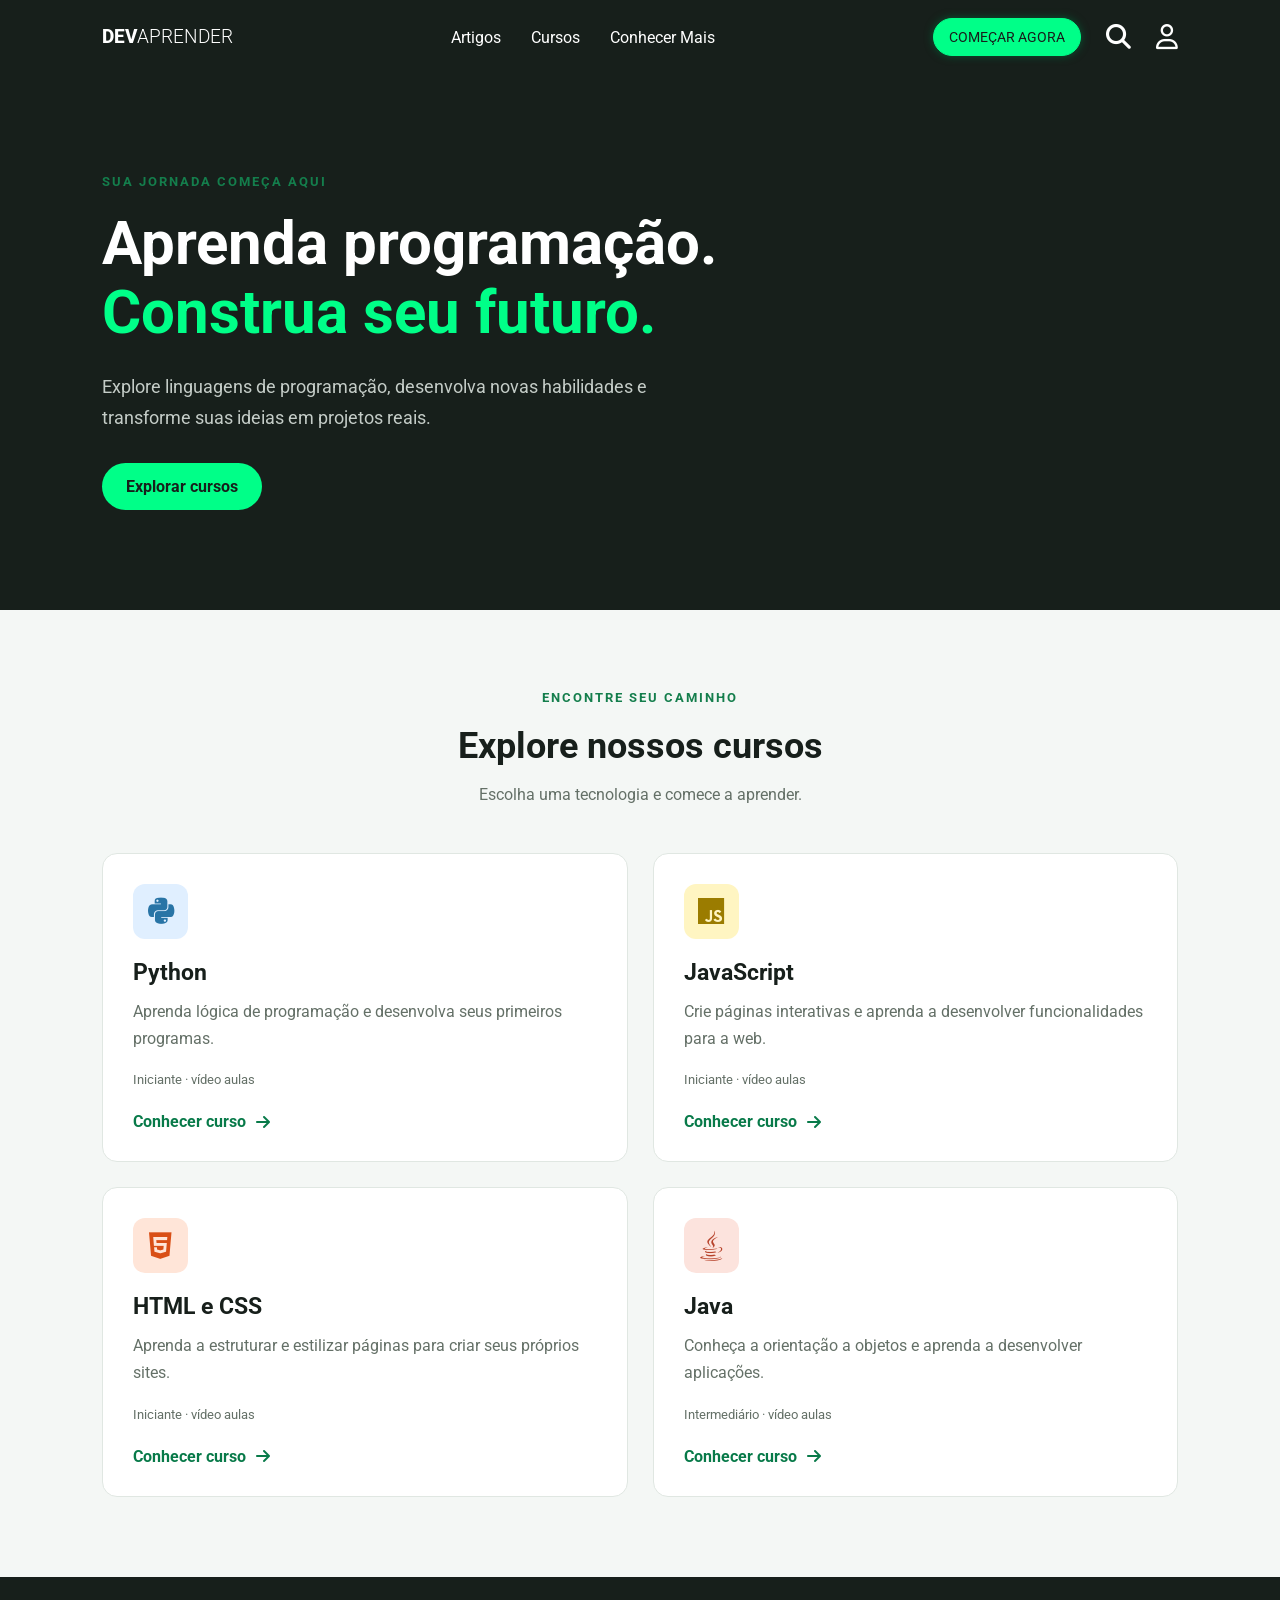
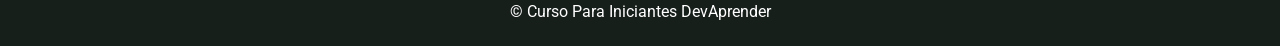
<file: index.html>
<!DOCTYPE html>
<html lang="pt-br">

<head>
    <meta charset="UTF-8">
    <meta name="viewport" content="width=device-width, initial-scale=1.0">
    <title>Document</title>
    <link rel="stylesheet" href="css/styles.css">
    <link rel="stylesheet"
      href="https://cdnjs.cloudflare.com/ajax/libs/font-awesome/6.5.2/css/all.min.css">
</head>

<body>
    <header class="navbar">
        <h3 class="logo"><span>Dev</span>Aprender</h3>
        <nav>
            <ul class="navigation">
                <li><a href="#">Artigos</a></li>
                <li><a href="#cursos" class="link-cursos">Cursos</a></li>
                <li><a href="pages/conhecermais.html">Conhecer Mais</a></li>
            </ul>
        </nav>

        <div class= acoes-navbar>
            
        <a class="button-navbar" href="#" target="_blank" rel="noopener noreferrer">Começar Agora</a>

            <div class="icones-navbar">

                <a href="#" aria-label="Pesquisar">
                    <i class="fa-solid fa-magnifying-glass"></i>
                </a>

                <a href="#" aria-label="Minha conta">
                    <i class="fa-regular fa-user"></i>
                </a>
            </div>
        </div>
    </header>
    
<main>

    <!-- Apresentação principal -->
    <section class="hero" id="inicio">

        <div class="hero-conteudo">
            <p class="subtitulo">SUA JORNADA COMEÇA AQUI</p>

            <h1>
                Aprenda programação.<br>
                <span>Construa seu futuro.</span>
            </h1>

            <p class="descricao">
                Explore linguagens de programação, desenvolva
                novas habilidades e transforme suas ideias
                em projetos reais.
            </p>

            <a href="#cursos" class="button-hero">
                Explorar cursos
            </a>
        </div>

    </section>


    <!-- Seção de cursos -->
    <section class="secao-cursos" id="cursos">

        <div class="titulo-secao">
            <p class="subtitulo">ENCONTRE SEU CAMINHO</p>
            <h2>Explore nossos cursos</h2>
            <p>Escolha uma tecnologia e comece a aprender.</p>
        </div>

        <div class="lista-cursos">

            <article class="card-curso">
                <div class="icone-curso python">
                    <i class="fa-brands fa-python"></i>
                </div>

                <h3>Python</h3>

                <p>
                    Aprenda lógica de programação e desenvolva
                    seus primeiros programas.
                </p>

                <p class="nivel">Iniciante · vídeo aulas</p>

                <a href="pages/python.html" class="link-curso">Conhecer curso
                    <i class="fa-solid fa-arrow-right"></i>
                </a>
            </article>


            <article class="card-curso">
                <div class="icone-curso javascript">
                    <i class="fa-brands fa-js"></i>
                </div>

                <h3>JavaScript</h3>

                <p>
                    Crie páginas interativas e aprenda a
                    desenvolver funcionalidades para a web.
                </p>

                <p class="nivel">Iniciante · vídeo aulas</p>

                <a href="pages/javascript.html" class="link-curso">Conhecer curso
                    <i class="fa-solid fa-arrow-right"></i>
                </a>
            </article>


            <article class="card-curso">
                <div class="icone-curso html">
                    <i class="fa-brands fa-html5"></i>
                </div>

                <h3>HTML e CSS</h3>

                <p>
                    Aprenda a estruturar e estilizar páginas
                    para criar seus próprios sites.
                </p>

                <p class="nivel">Iniciante · vídeo aulas</p>

                <a href="pages/html-css.html" class="link-curso">Conhecer curso
                    <i class="fa-solid fa-arrow-right"></i>
                </a>
            </article>


            <article class="card-curso">
                <div class="icone-curso java">
                    <i class="fa-brands fa-java"></i>
                </div>

                <h3>Java</h3>

                <p>
                    Conheça a orientação a objetos e aprenda
                    a desenvolver aplicações.
                </p>

                <p class="nivel">Intermediário · vídeo aulas</p>

                <a href="pages/java.html" class="link-curso">Conhecer curso
                    <i class="fa-solid fa-arrow-right"></i>
                </a>
            </article>

        </div>

    </section>

</main>

<footer>
    <p>© Curso Para Iniciantes DevAprender</p>
</footer>

</body>
</html>
</file>
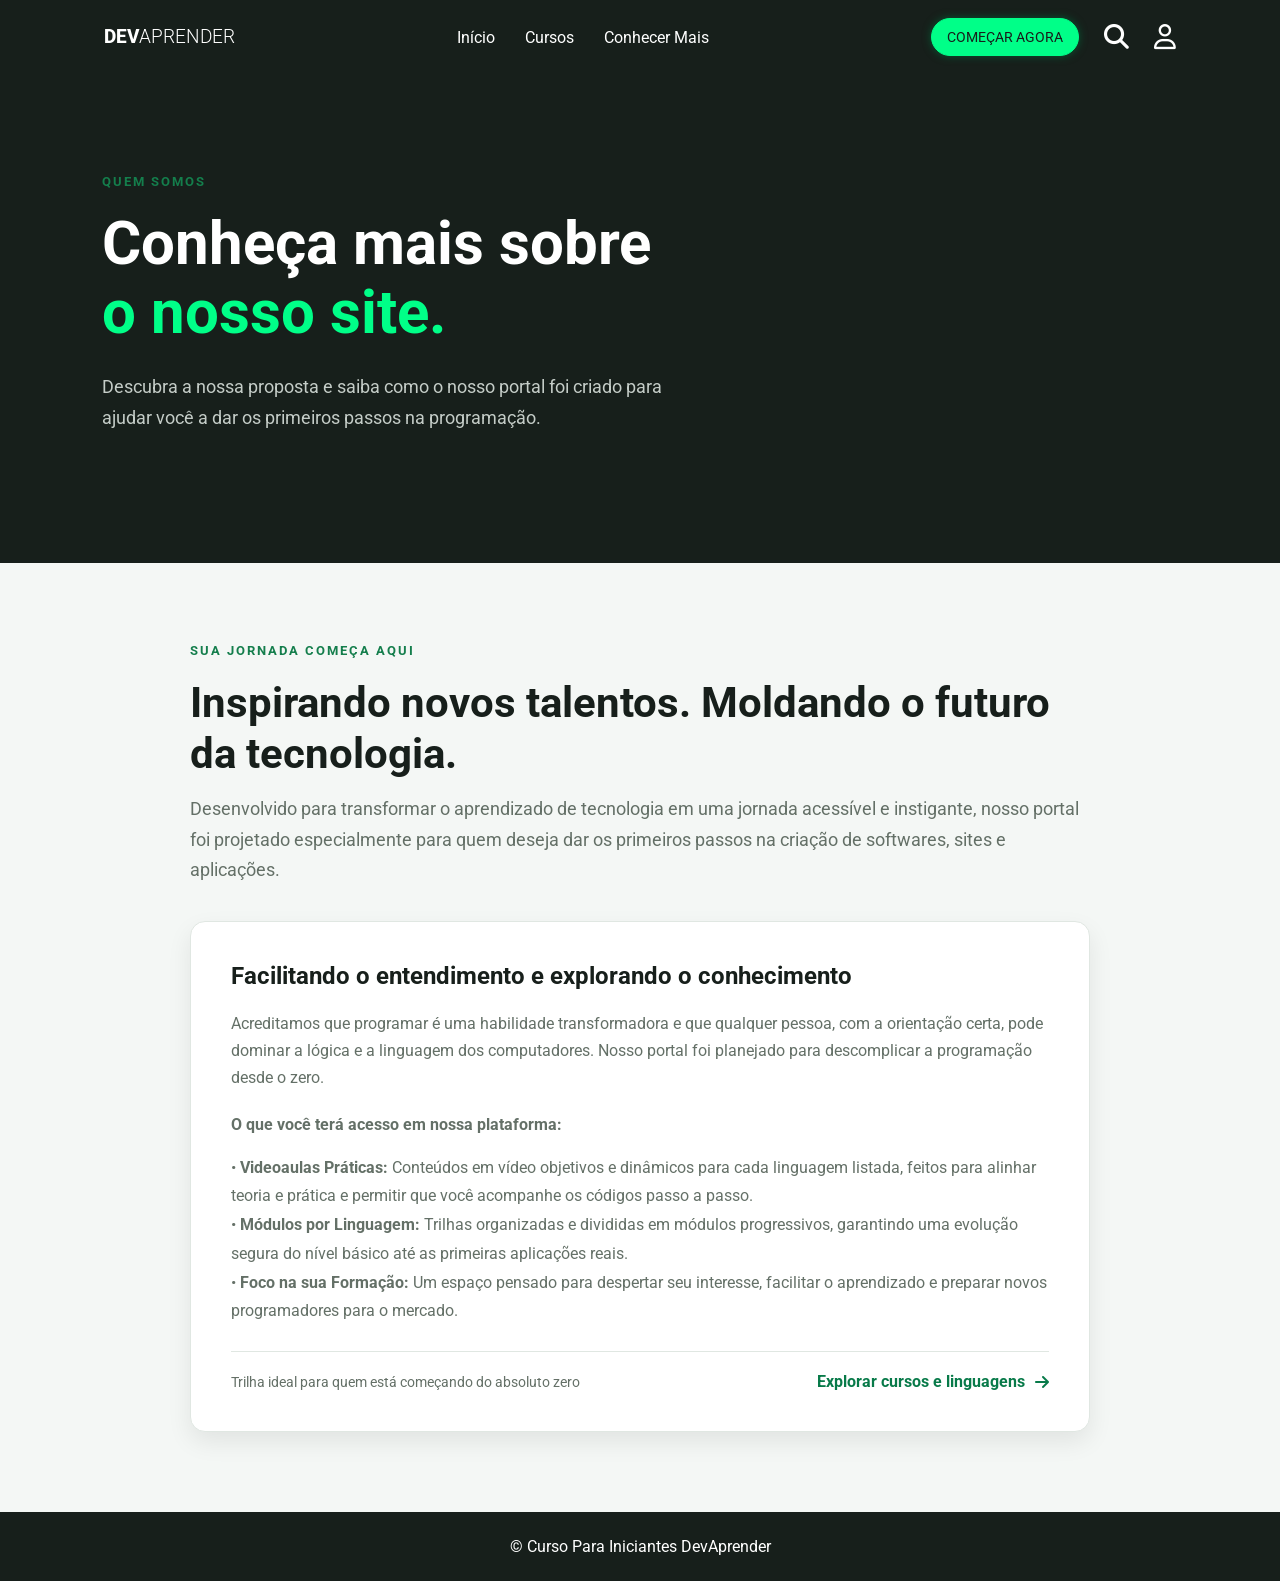
<file: pages/conhecermais.html>
<!DOCTYPE html>
<html lang="pt-br">

<head>
    <meta charset="UTF-8">
    <meta name="viewport" content="width=device-width, initial-scale=1.0">
    <title>Conhecer Mais - DevAprender</title>
    <link rel="stylesheet" href="../css/styles.css">
    <link rel="stylesheet" href="https://cdnjs.cloudflare.com/ajax/libs/font-awesome/6.5.2/css/all.min.css">
</head>

<body>
    <header class="navbar">
        <h3 class="logo"><span>Dev</span>Aprender</h3>
        <nav>
            <ul class="navigation">
                <li><a href="../index.html">Início</a></li>
                <li><a href="../index.html#cursos" class="link-cursos">Cursos</a></li>
                <li><a href="conhecer-mais.html">Conhecer Mais</a></li>
            </ul>
        </nav>

        <div class="acoes-navbar">
            <a class="button-navbar" href="../index.html#cursos">Começar Agora</a>

            <div class="icones-navbar">
                <a href="#" aria-label="Pesquisar">
                    <i class="fa-solid fa-magnifying-glass"></i>
                </a>

                <a href="#" aria-label="Minha conta">
                    <i class="fa-regular fa-user"></i>
                </a>
            </div>
        </div>
    </header>
    
<main>

    <!-- Cabeçalho (Hero) simplificado -->
    <section class="hero" id="inicio">
        <div class="hero-conteudo">
            <p class="subtitulo">QUEM SOMOS</p>

            <h1>
                Conheça mais sobre<br>
                <span>o nosso site.</span>
            </h1>

            <p class="descricao">
                Descubra a nossa proposta e saiba como o nosso portal foi criado para ajudar você a dar os primeiros passos na programação.
            </p>
        </div>
    </section>

    <!-- Seção Branca com todo o conteúdo informativo detalhado -->
    <section class="secao-cursos" id="proposito" style="padding: 80px 8%;">

        <div style="max-width: 900px; margin: 0 auto; color: var(--cor-fundo);">
            
            <div class="titulo-secao" style="text-align: left; margin-bottom: 35px;">
                <p class="subtitulo">SUA JORNADA COMEÇA AQUI</p>
                <h2 style="font-size: clamp(28px, 4vw, 42px); margin-bottom: 15px; line-height: 1.2;">
                    Inspirando novos talentos. Moldando o futuro da tecnologia.
                </h2>
                <p style="font-size: 18px; line-height: 1.7; color: var(--cor-fundo2);">
                    Desenvolvido para transformar o aprendizado de tecnologia em uma jornada acessível e instigante, nosso portal foi projetado especialmente para quem deseja dar os primeiros passos na criação de softwares, sites e aplicações.
                </p>
            </div>

            <div style="background-color: var(--cor-texto); padding: 40px; border: 1px solid var(--cor-borda); border-radius: 15px; box-shadow: 0 10px 25px var(--cor-sombra);">
                
                <h3 style="font-size: 24px; margin-bottom: 20px; color: var(--cor-fundo);">
                    Facilitando o entendimento e explorando o conhecimento
                </h3>

                <p style="font-size: 16px; line-height: 1.7; color: var(--cor-fundo2); margin-bottom: 20px;">
                    Acreditamos que programar é uma habilidade transformadora e que qualquer pessoa, com a orientação certa, pode dominar a lógica e a linguagem dos computadores. Nosso portal foi planejado para descomplicar a programação desde o zero.
                </p>

                <p style="font-size: 16px; line-height: 1.7; color: var(--cor-fundo2); margin-bottom: 15px;">
                    <strong>O que você terá acesso em nossa plataforma:</strong>
                </p>

                <p style="font-size: 16px; line-height: 1.8; color: var(--cor-fundo2); margin-bottom: 25px;">
                    • <strong>Videoaulas Práticas:</strong> Conteúdos em vídeo objetivos e dinâmicos para cada linguagem listada, feitos para alinhar teoria e prática e permitir que você acompanhe os códigos passo a passo.<br>
                    • <strong>Módulos por Linguagem:</strong> Trilhas organizadas e divididas em módulos progressivos, garantindo uma evolução segura do nível básico até as primeiras aplicações reais.<br>
                    • <strong>Foco na sua Formação:</strong> Um espaço pensado para despertar seu interesse, facilitar o aprendizado e preparar novos programadores para o mercado.
                </p>

                <div style="display: flex; justify-content: space-between; align-items: center; flex-wrap: wrap; gap: 15px; border-top: 1px solid var(--cor-borda); padding-top: 20px;">
                    <span style="font-size: 14px; color: var(--cor-fundo2);">Trilha ideal para quem está começando do absoluto zero</span>
                    <a href="../index.html#cursos" class="link-curso" style="font-size: 16px;">
                        Explorar cursos e linguagens <i class="fa-solid fa-arrow-right"></i>
                    </a>
                </div>

            </div>

        </div>

    </section>

</main>

<footer>
    <p>© Curso Para Iniciantes DevAprender</p>
</footer>

</body>
</html>
</file>
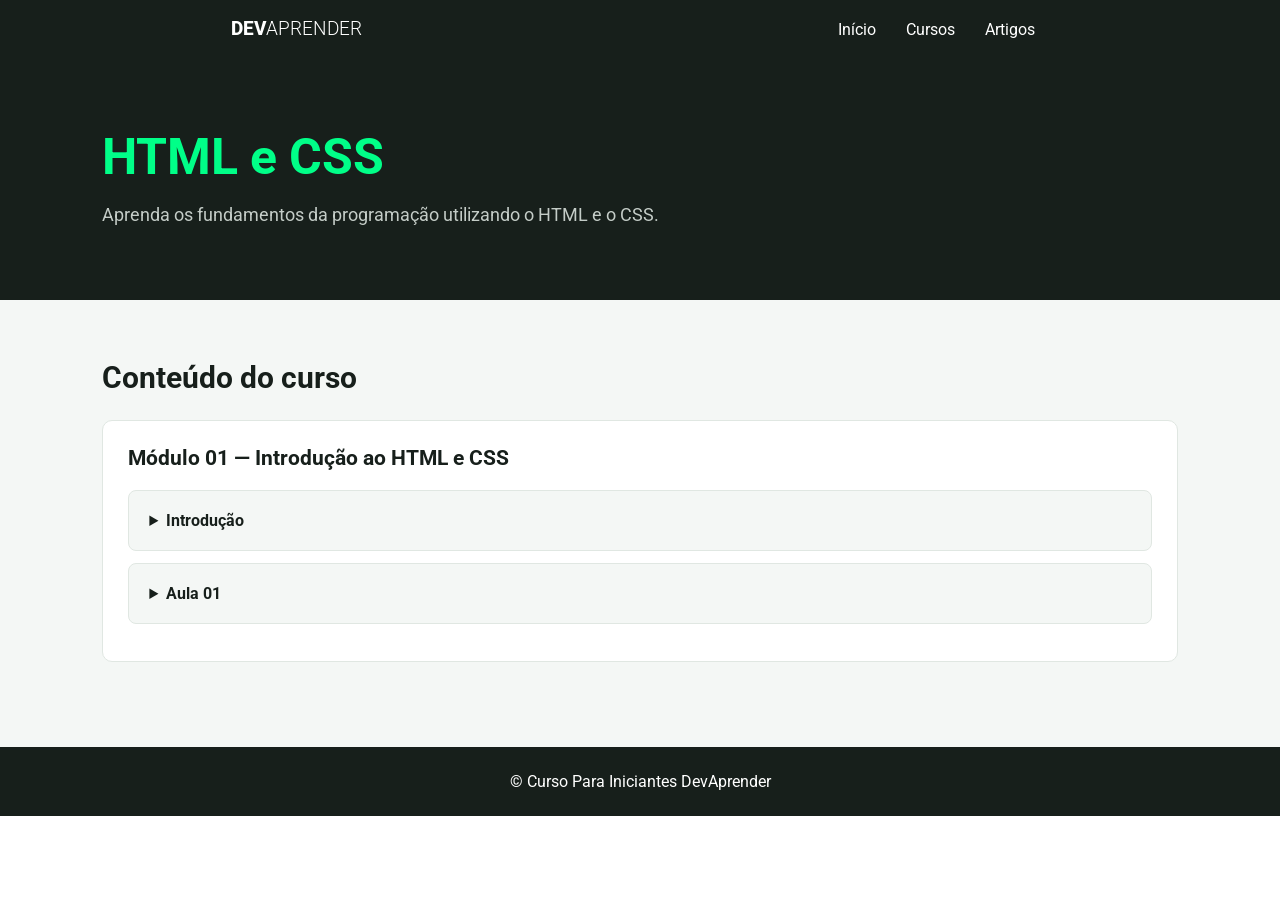
<file: pages/html-css.html>
<!DOCTYPE html>
<html lang="pt-br">

<head>
    <meta charset="UTF-8">
    <meta name="viewport" content="width=device-width, initial-scale=1.0">

    <title>Curso de HTML e CSS | DevAprender</title>

    <link rel="stylesheet" href="../css/styles.css">
    <link rel="stylesheet" href="../css/cursos.css">
</head>

<body>

    <header class="navbar">

        <h3 class="logo"><span>Dev</span>Aprender</h3>

        <nav>
            <ul class="navigation">
                <li><a href="../index.html">Início</a></li>
                <li><a href="../index.html#cursos">Cursos</a></li>
                <li><a href="#">Artigos</a></li>
            </ul>
        </nav>

    </header>

    <main>

    <section class="apresentacao-curso">

        <h1>HTML e CSS</h1>

        <p>
            Aprenda os fundamentos da programação
            utilizando o HTML e o CSS.
        </p>

    </section>

    <section class="conteudo-curso">

        <h2>Conteúdo do curso</h2>

        <div class="modulo" name="modulo-01">

            <h3>Módulo 01 — Introdução ao HTML e CSS</h3>

            <details class="aula" name="modulo-01">

                <summary>
                    Introdução
                </summary>

                <div class="video-aula">
                    <iframe
                        src="https://www.youtube.com/embed/ID-DO-VIDEO"
                        title="Introdução"
                        allowfullscreen>
                    </iframe>
                </div>

            </details>

            <details class="aula" name="modulo-01">

                <summary>
                    Aula 01
                </summary>

                <div class="video-aula">
                    <iframe
                        src="https://www.youtube.com/embed/ID-DO-VIDEO"
                        title="Aula 01"
                        allowfullscreen>
                    </iframe>
                </div>

            </details>

        </div>

    </section>

    </main>

    <footer>
        <p>© Curso Para Iniciantes DevAprender</p>
    </footer>

</body>
</html>
</file>
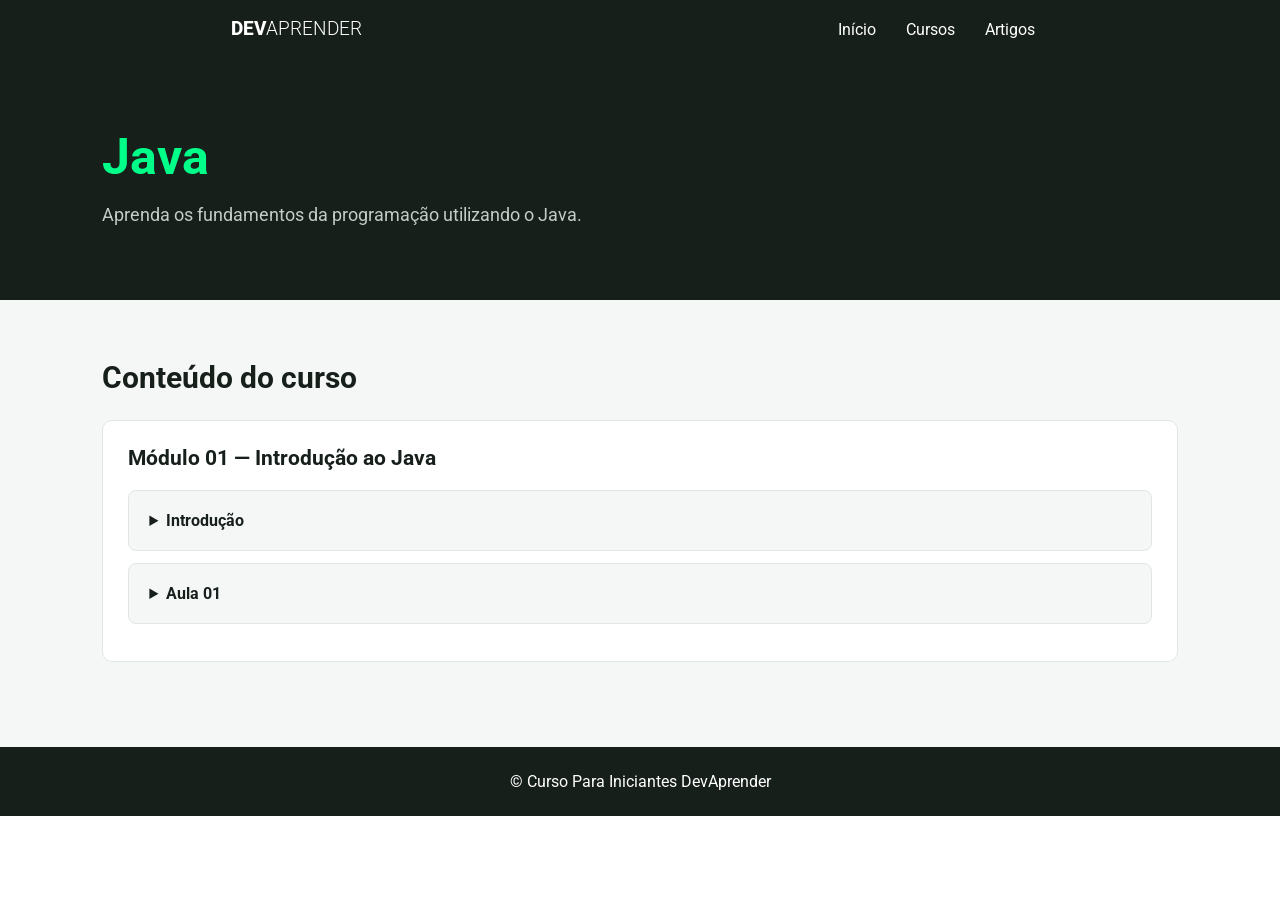
<file: pages/java.html>
<!DOCTYPE html>
<html lang="pt-br">

<head>
    <meta charset="UTF-8">
    <meta name="viewport" content="width=device-width, initial-scale=1.0">

    <title>Curso de Java | DevAprender</title>

    <link rel="stylesheet" href="../css/styles.css">
    <link rel="stylesheet" href="../css/cursos.css">
</head>

<body>

    <header class="navbar">

        <h3 class="logo"><span>Dev</span>Aprender</h3>

        <nav>
            <ul class="navigation">
                <li><a href="../index.html">Início</a></li>
                <li><a href="../index.html#cursos">Cursos</a></li>
                <li><a href="#">Artigos</a></li>
            </ul>
        </nav>

    </header>

    <main>

    <section class="apresentacao-curso">

        <h1>Java</h1>

        <p>
            Aprenda os fundamentos da programação
            utilizando o Java.
        </p>

    </section>

    <section class="conteudo-curso">

        <h2>Conteúdo do curso</h2>

        <div class="modulo" name="modulo-01">

            <h3>Módulo 01 — Introdução ao Java</h3>

            <details class="aula" name="modulo-01">

                <summary>
                    Introdução
                </summary>

                <div class="video-aula">
                    <iframe
                        src="https://www.youtube.com/embed/ID-DO-VIDEO"
                        title="Introdução"
                        allowfullscreen>
                    </iframe>
                </div>

            </details>

            <details class="aula" name="modulo-01">

                <summary>
                    Aula 01
                </summary>

                <div class="video-aula">
                    <iframe
                        src="https://www.youtube.com/embed/ID-DO-VIDEO"
                        title="Aula 01"
                        allowfullscreen>
                    </iframe>
                </div>

            </details>

        </div>

    </section>

    </main>

    <footer>
        <p>© Curso Para Iniciantes DevAprender</p>
    </footer>

</body>
</html>
</file>
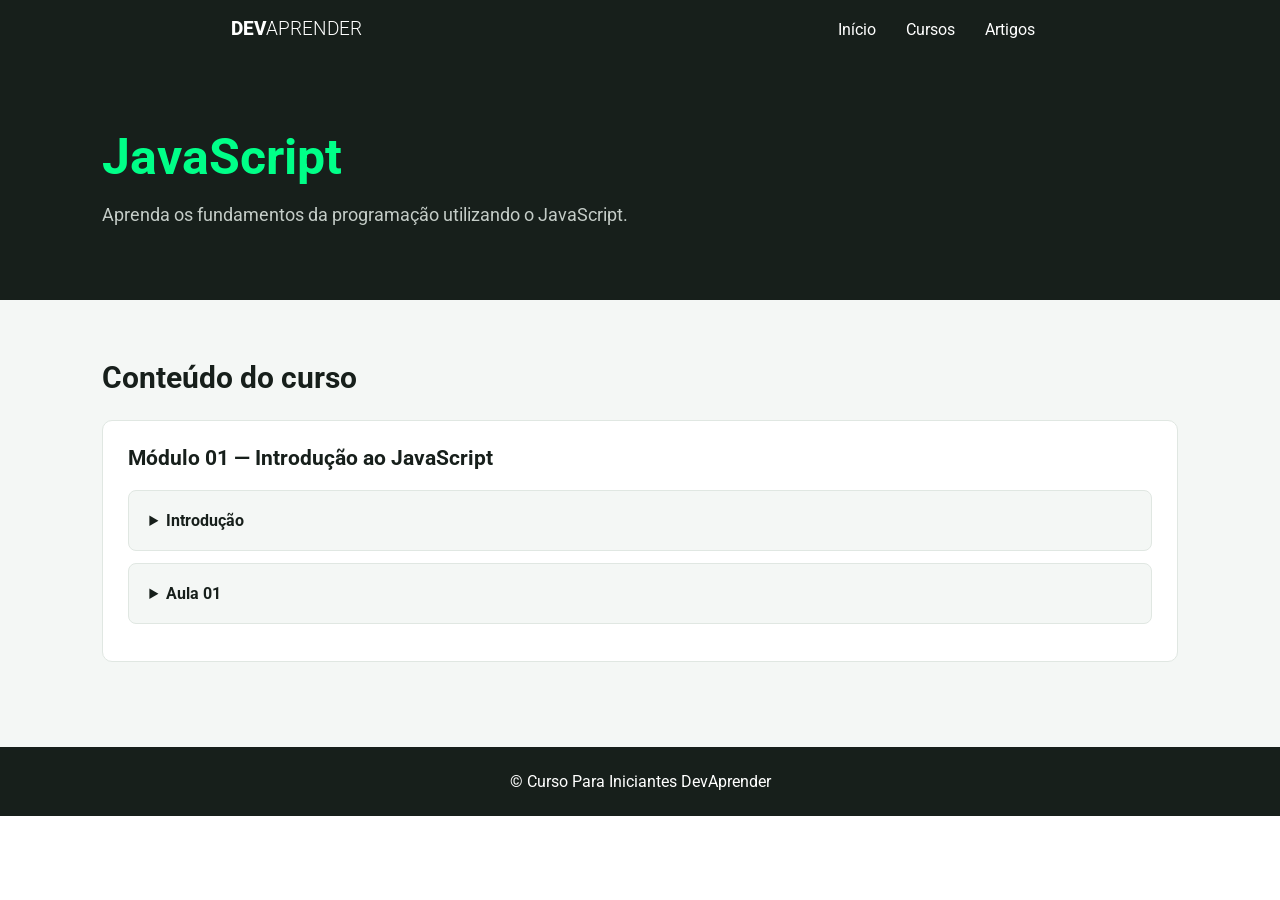
<file: pages/javascript.html>
<!DOCTYPE html>
<html lang="pt-br">

<head>
    <meta charset="UTF-8">
    <meta name="viewport" content="width=device-width, initial-scale=1.0">

    <title>Curso de JavaScript | DevAprender</title>

    <link rel="stylesheet" href="../css/styles.css">
    <link rel="stylesheet" href="../css/cursos.css">
</head>

<body>

    <header class="navbar">

        <h3 class="logo"><span>Dev</span>Aprender</h3>

        <nav>
            <ul class="navigation">
                <li><a href="../index.html">Início</a></li>
                <li><a href="../index.html#cursos">Cursos</a></li>
                <li><a href="#">Artigos</a></li>
            </ul>
        </nav>

    </header>

    <main>

    <section class="apresentacao-curso">

        <h1>JavaScript</h1>

        <p>
            Aprenda os fundamentos da programação
            utilizando o JavaScript.
        </p>

    </section>

    <section class="conteudo-curso">

        <h2>Conteúdo do curso</h2>

        <div class="modulo" name="modulo-01">

            <h3>Módulo 01 — Introdução ao JavaScript</h3>

            <details class="aula" name="modulo-01">

                <summary>
                    Introdução
                </summary>

                <div class="video-aula">
                    <iframe
                        src="https://www.youtube.com/embed/ID-DO-VIDEO"
                        title="Introdução"
                        allowfullscreen>
                    </iframe>
                </div>

            </details>

            <details class="aula" name="modulo-01">

                <summary>
                    Aula 01
                </summary>

                <div class="video-aula">
                    <iframe
                        src="https://www.youtube.com/embed/ID-DO-VIDEO"
                        title="Aula 01"
                        allowfullscreen>
                    </iframe>
                </div>

            </details>

        </div>

    </section>

    </main>

    <footer>
        <p>© Curso Para Iniciantes DevAprender</p>
    </footer>

</body>
</html>
</file>
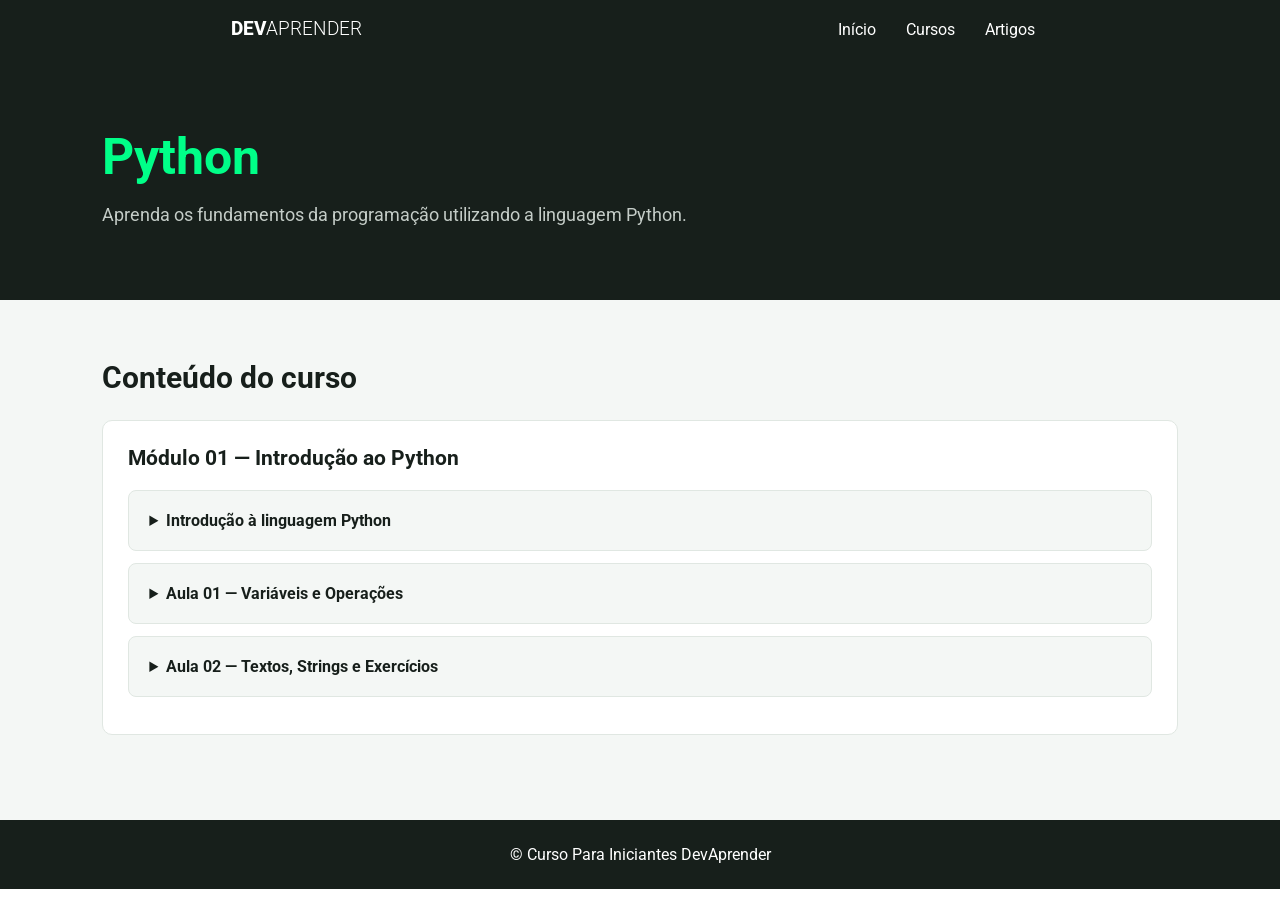
<file: pages/python.html>
<!DOCTYPE html>
<html lang="pt-br">

<head>
    <meta charset="UTF-8">
    <meta name="viewport" content="width=device-width, initial-scale=1.0">

    <title>Curso de Python | DevAprender</title>

    <link rel="stylesheet" href="../css/styles.css">
    <link rel="stylesheet" href="../css/cursos.css">
</head>

<body>

    <header class="navbar">

        <h3 class="logo"><span>Dev</span>Aprender</h3>

        <nav>
            <ul class="navigation">
                <li><a href="../index.html">Início</a></li>
                <li><a href="../index.html#cursos">Cursos</a></li>
                <li><a href="#">Artigos</a></li>
            </ul>
        </nav>

    </header>

    <main>

    <section class="apresentacao-curso">

        <h1>Python</h1>

        <p>
            Aprenda os fundamentos da programação
            utilizando a linguagem Python.
        </p>

    </section>

    <section class="conteudo-curso">

        <h2>Conteúdo do curso</h2>

        <div class="modulo" name="modulo-01">

            <h3>Módulo 01 — Introdução ao Python</h3>

            <details class="aula" name="modulo-01">

                <summary>
                    Introdução à linguagem Python
                </summary>

                <div class="video-aula">
                    <iframe
                        src="https://www.youtube.com/embed/DXmCU7v9glM"
                        title="Introdução ao Python"
                        allowfullscreen>
                    </iframe>
                </div>

            </details>

            <details class="aula" name="modulo-01">

                <summary>
                    Aula 01 — Variáveis e Operações
                </summary>

                <div class="video-aula">
                    <iframe
                        src="https://www.youtube.com/embed/BXzKS1heLNU?list=PLpdAy0tYrnKyjl4SSIkt0l6DFzMVmtfLd"
                        title="Aula 01 - Variáveis e Operações"
                        allowfullscreen>
                    </iframe>
                </div>

            </details>

            <details class="aula" name="modulo-01">

                <summary>
                    Aula 02 — Textos, Strings e Exercícios
                </summary>

                <div class="video-aula">
                    <iframe
                        src="https://www.youtube.com/embed/F6A5uGTZIhM?list=PLpdAy0tYrnKyjl4SSIkt0l6DFzMVmtfLd"
                        title="Aula 02 - Textos, Strings e Exercícios"
                        allowfullscreen>
                    </iframe>
                </div>

        </div>

    </section>

    </main>

    <footer>
        <p>© Curso Para Iniciantes DevAprender</p>
    </footer>

</body>
</html>
</file>
<file: css/styles.css>
@import url('https://fonts.googleapis.com/css2?family=Roboto:ital,wght@0,100..900;1,100..900&display=swap');

/* VARIÁVEIS GLOBAIS */

:root {
    /* Cores principais */
    --cor-fundo: #171F1B;
    --cor-fundo2: #647067;
    --cor-destaque: #00FF88;
    --cor-texto: #FFFFFF;
    --cor-texto2: #c4ccc7;
    --cor-conteudo: #F4F7F5;

    /* Cores complementares */
    --cor-destaque-escuro: #147e4c;
    --cor-link: #087a49;
    --cor-link-hover: #00a85a;

    /* Bordas e sombras */
    --cor-borda: #e0e7e2;
    --cor-sombra: rgba(0, 0, 0, 0.08);
    --cor-sombra-botao: rgb(7, 87, 50);

    /* Cores dos ícones dos cursos */
    --cor-python-fundo: #e0efff;
    --cor-python: #2874a6;

    --cor-javascript-fundo: #fff5c2;
    --cor-javascript: #9b7c00;

    --cor-html-fundo: #ffe5d8;
    --cor-html: #d94f16;

    --cor-java-fundo: #fce3dd;
    --cor-java: #b7432b;
}


/* CONFIGURAÇÕES GERAIS */

* {
    padding: 0;
    margin: 0;
    box-sizing: border-box;
    font-family: "Roboto", sans-serif;
}


/* CABEÇALHO */

.navbar {
    padding: 18px 0;
    display: flex;
    justify-content: space-around;
    align-items: center;
    color: var(--cor-texto);
    background-color: var(--cor-fundo);
}

.logo {
    text-transform: uppercase;
    font-weight: 300;
}

.logo span {
    font-weight: 800;
}

.navigation {
    display: flex;
}

.navigation li {
    padding: 0 15px;
    list-style: none;
}

.navigation a {
    transition: color 0.5s;
}

.navigation a:hover {
    color: var(--cor-destaque);
}

.acoes-navbar {
    display: flex;
    align-items: center;
    gap: 25px;
    flex-shrink: 0;
}

.icones-navbar {
    display: flex;
    align-items: center;
    gap: 25px;
}

.icones-navbar a {
    color: var(--cor-texto);
    font-size: 25px;
    text-decoration: none;
    transition: color 0.3s;
}

.icones-navbar a:hover {
    color: var(--cor-destaque);
}

a {
    text-decoration: none;
    color: var(--cor-texto);
}


/* BOTÃO DO CABEÇALHO */

.button-navbar {
    border: 1px solid var(--cor-destaque);
    padding: 10px 15px;
    border-radius: 20px;
    background-color: var(--cor-destaque);
    color: var(--cor-fundo);
    box-shadow: 0 0 8px var(--cor-sombra-botao);
    text-transform: uppercase;
    font-size: 14px;
    transition: 0.5s;
}

.button-navbar:hover {
    background-color: var(--cor-fundo);
    color: var(--cor-destaque);
}


/* APRESENTAÇÃO PRINCIPAL */

.hero {
    background-color: var(--cor-fundo);
    color: var(--cor-texto);
    padding: 100px 8%;
}

.hero-conteudo {
    max-width: 800px;
}

.subtitulo {
    color: var(--cor-destaque-escuro);
    font-size: 13px;
    font-weight: 700;
    letter-spacing: 2px;
    margin-bottom: 20px;
}

.hero h1 {
    font-size: clamp(36px, 5vw, 60px);
    line-height: 1.15;
    margin-bottom: 25px;
}

.hero h1 span {
    color: var(--cor-destaque);
}

.descricao {
    color: var(--cor-texto2);
    font-size: 18px;
    line-height: 1.7;
    max-width: 600px;
    margin-bottom: 30px;
}

.button-hero {
    display: inline-block;
    background-color: var(--cor-destaque);
    color: var(--cor-fundo);
    padding: 14px 24px;
    border-radius: 25px;
    font-weight: 700;
    transition: 0.3s;
}

.button-hero:hover {
    background-color: var(--cor-texto);
    transform: translateY(-3px);
}


/* SEÇÃO DE CURSOS */

.secao-cursos {
    padding: 80px 8%;
    background-color: var(--cor-conteudo);
    color: var(--cor-fundo);
}

.titulo-secao {
    text-align: center;
    margin-bottom: 45px;
}

.titulo-secao h2 {
    font-size: 36px;
    margin-bottom: 15px;
}

.titulo-secao > p:last-child {
    color: var(--cor-fundo2);
    line-height: 1.6;
}


/* GRID DOS CARTÕES */

.lista-cursos {
    display: grid;
    grid-template-columns: repeat(2, minmax(0, 1fr));
    gap: 25px;
    max-width: 1100px;
    margin: 0 auto;
}

.card-curso {
    background-color: var(--cor-texto);
    padding: 30px;
    border: 1px solid var(--cor-borda);
    border-radius: 15px;
    transition: transform 0.3s, box-shadow 0.3s;
}

.card-curso:hover {
    transform: translateY(-5px);
    box-shadow: 0 10px 25px var(--cor-sombra);
}

.icone-curso {
    width: 55px;
    height: 55px;
    display: flex;
    justify-content: center;
    align-items: center;
    border-radius: 12px;
    font-size: 30px;
    margin-bottom: 20px;
}

.python {
    background-color: var(--cor-python-fundo);
    color: var(--cor-python);
}

.javascript {
    background-color: var(--cor-javascript-fundo);
    color: var(--cor-javascript);
}

.html {
    background-color: var(--cor-html-fundo);
    color: var(--cor-html);
}

.java {
    background-color: var(--cor-java-fundo);
    color: var(--cor-java);
}

.card-curso h3 {
    font-size: 23px;
    margin-bottom: 12px;
}

.card-curso > p:not(.nivel) {
    color: var(--cor-fundo2);
    line-height: 1.7;
    margin-bottom: 20px;
}

.nivel {
    font-size: 13px;
    color: var(--cor-fundo2);
    margin-bottom: 25px;
}

.link-curso {
    display: inline-flex;
    align-items: center;
    gap: 10px;
    color: var(--cor-link);
    font-weight: 700;
    transition: color 0.3s;
}

.link-curso:hover {
    color: var(--cor-link-hover);
}

footer {
    background-color: var(--cor-fundo);
    color: var(--cor-texto);
    text-align: center;
    padding: 25px;
}


/* ADAPTAÇÃO PARA CELULARES */

@media (max-width: 650px) {

    .hero {
        padding: 65px 6%;
    }

    .descricao {
        font-size: 16px;
    }

    .secao-cursos {
        padding: 60px 6%;
    }

    .titulo-secao h2 {
        font-size: 29px;
    }

    .lista-cursos {
        grid-template-columns: 1fr;
    }

    .card-curso {
        padding: 25px;
    }
}
</file>
<file: css/cursos.css>
/* APRESENTAÇÃO DO CURSO */
.apresentacao-curso {
    background-color: var(--cor-fundo);
    color: var(--cor-texto);
    padding: 70px 8%;
}

.apresentacao-curso h1 {
    font-size: 50px;
    margin-bottom: 15px;
    color: var(--cor-destaque);
}

.apresentacao-curso p {
    color: var(--cor-texto2);
    font-size: 18px;
    line-height: 1.6;
}

/* CONTEÚDO DO CURSO */
.conteudo-curso {
    background-color: var(--cor-conteudo);
    color: var(--cor-fundo);
    padding: 60px 8%;
    min-height: 400px;
}

.conteudo-curso h2 {
    font-size: 30px;
    margin-bottom: 25px;
}

/* MÓDULOS */
.modulo {
    background-color: var(--cor-texto);
    padding: 25px;
    border: 1px solid var(--cor-borda);
    border-radius: 10px;
    margin-bottom: 25px;
}

.modulo h3 {
    margin-bottom: 20px;
    font-size: 21px;
}

/* AULAS EXPANSÍVEIS */
.aula {
    border: 1px solid var(--cor-borda);
    border-radius: 8px;
    margin-bottom: 12px;
    background-color: var(--cor-conteudo);
}

.aula summary {
    padding: 20px;
    cursor: pointer;
    font-weight: 700;
    color: var(--cor-fundo);
}

.aula summary:hover {
    color: var(--cor-link);
}

/* VÍDEOS */
.video-aula {
    padding: 0 20px 20px;
}

.video-aula iframe {
    display: block;
    width: 100%;
    aspect-ratio: 16 / 9;
    border: none;
    border-radius: 5px;
}

/* RESPONSIVIDADE */
@media (max-width: 650px) {

    .apresentacao-curso {
        padding: 55px 6%;
    }

    .apresentacao-curso h1 {
        font-size: 32px;
    }

    .conteudo-curso {
        padding: 45px 6%;
    }

    .modulo {
        padding: 18px;
    }
}
</file>
